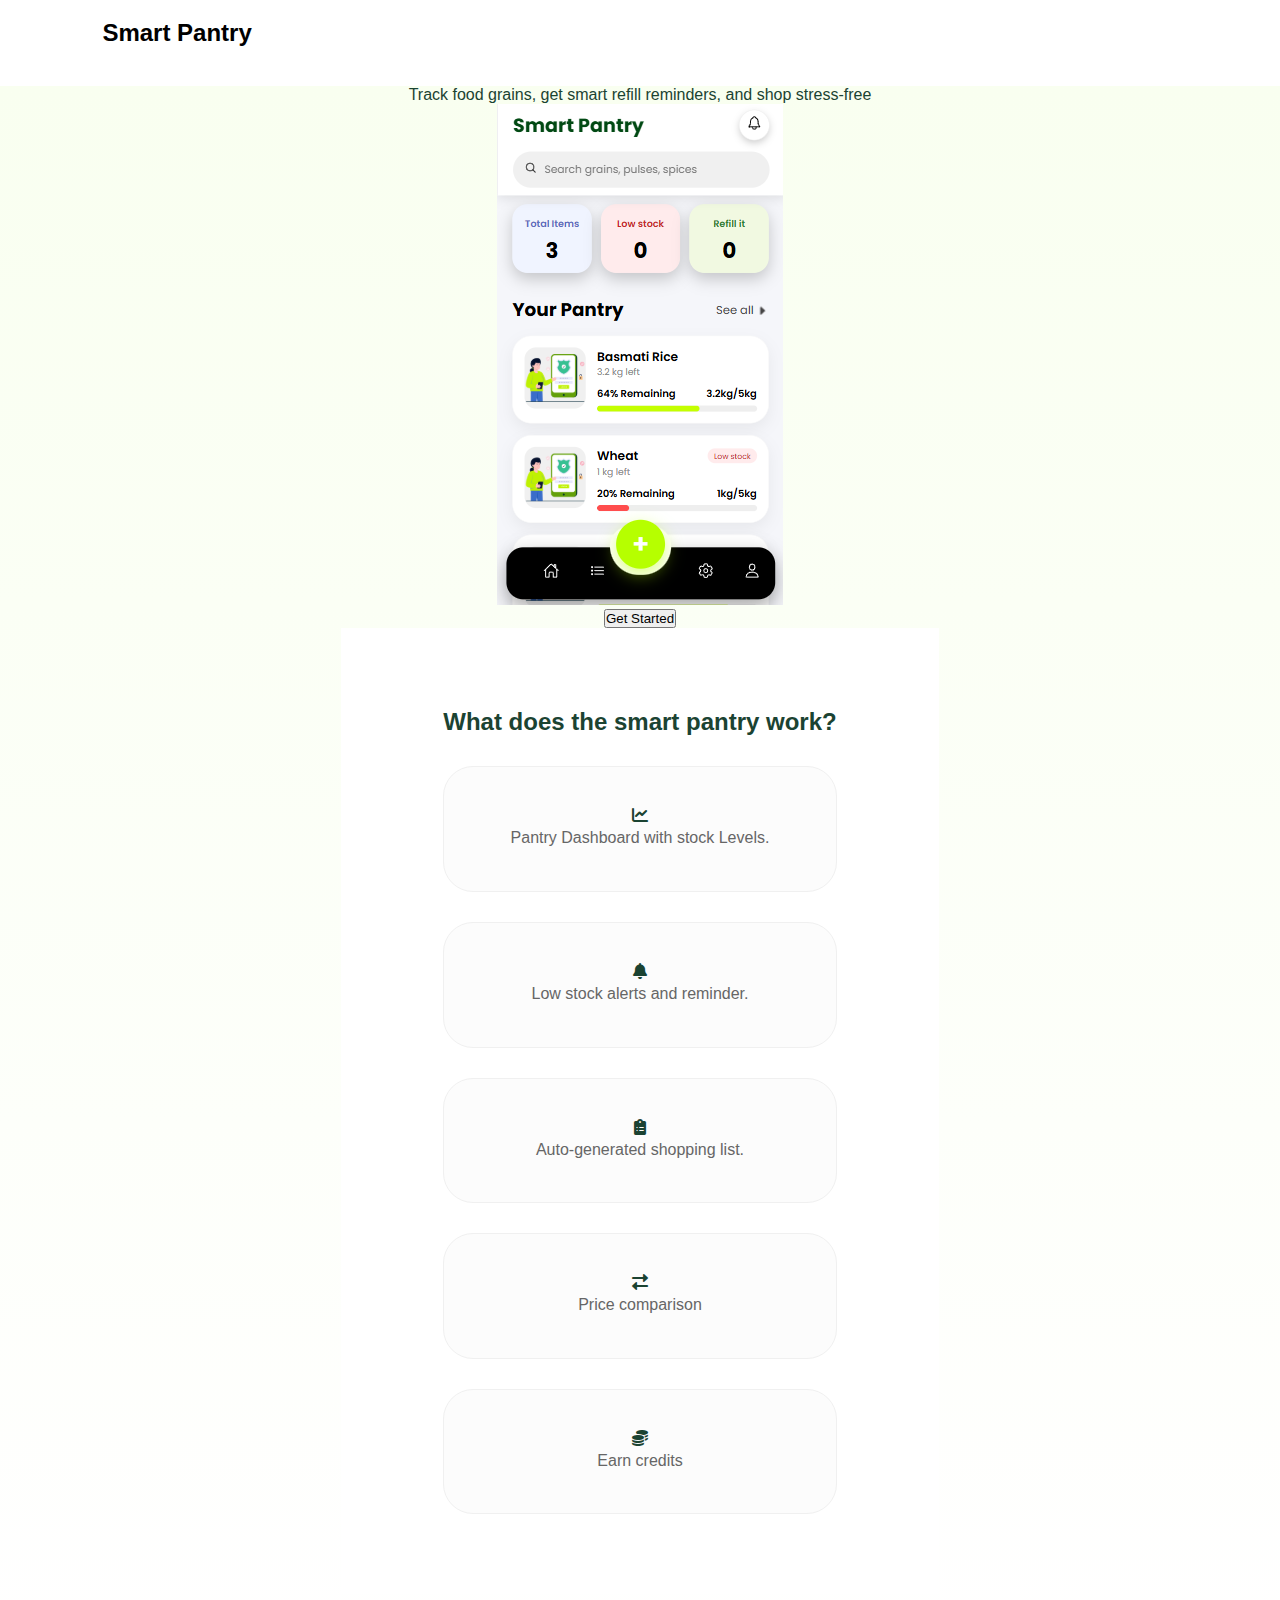
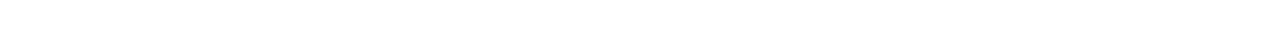
<file: index.html>
<!DOCTYPE html>
<html lang="en">
<head>
    <meta charset="UTF-8">
    <meta name="viewport" content="width=device-width, initial-scale=1.0">
    <title>Smart Pantry - Home</title>
    <link rel="stylesheet" href="/css/index.css">
    <link rel="stylesheet" href="https://cdnjs.cloudflare.com/ajax/libs/font-awesome/6.0.0/css/all.min.css">
</head>
<body>

    <header class="navbar">
        <h1 class="logo">Smart Pantry</h1>
    </header>

    <main class="hero">
        <p class="tagline">Track food grains, get smart refill reminders, and shop stress-free</p>
        
        <div class="phone-mockup">
            <img src="/assets/images/phone-mockup.png" alt="Smart Pantry App Interface">
        </div>
<a href="/pages/auth/login.html">
        <button class="btn-get-started" >Get Started</button>
</a>
        <section class="features">
            <h2>What does the smart pantry work?</h2>
            
            <div class="feature-card">
                <i class="fas fa-chart-line"></i>
                <p>Pantry Dashboard with stock Levels.</p>
            </div>

            <div class="feature-card">
                <i class="fas fa-bell"></i>
                <p>Low stock alerts and reminder.</p>
            </div>

            <div class="feature-card">
                <i class="fas fa-clipboard-list"></i>
                <p>Auto-generated shopping list.</p>
            </div>

            <div class="feature-card">
                <i class="fas fa-exchange-alt"></i>
                <p>Price comparison</p>
            </div>

            <div class="feature-card">
                <i class="fas fa-coins"></i>
                <p>Earn credits</p>
            </div>
        </section>
    </main>

</body>
</html>
</file>
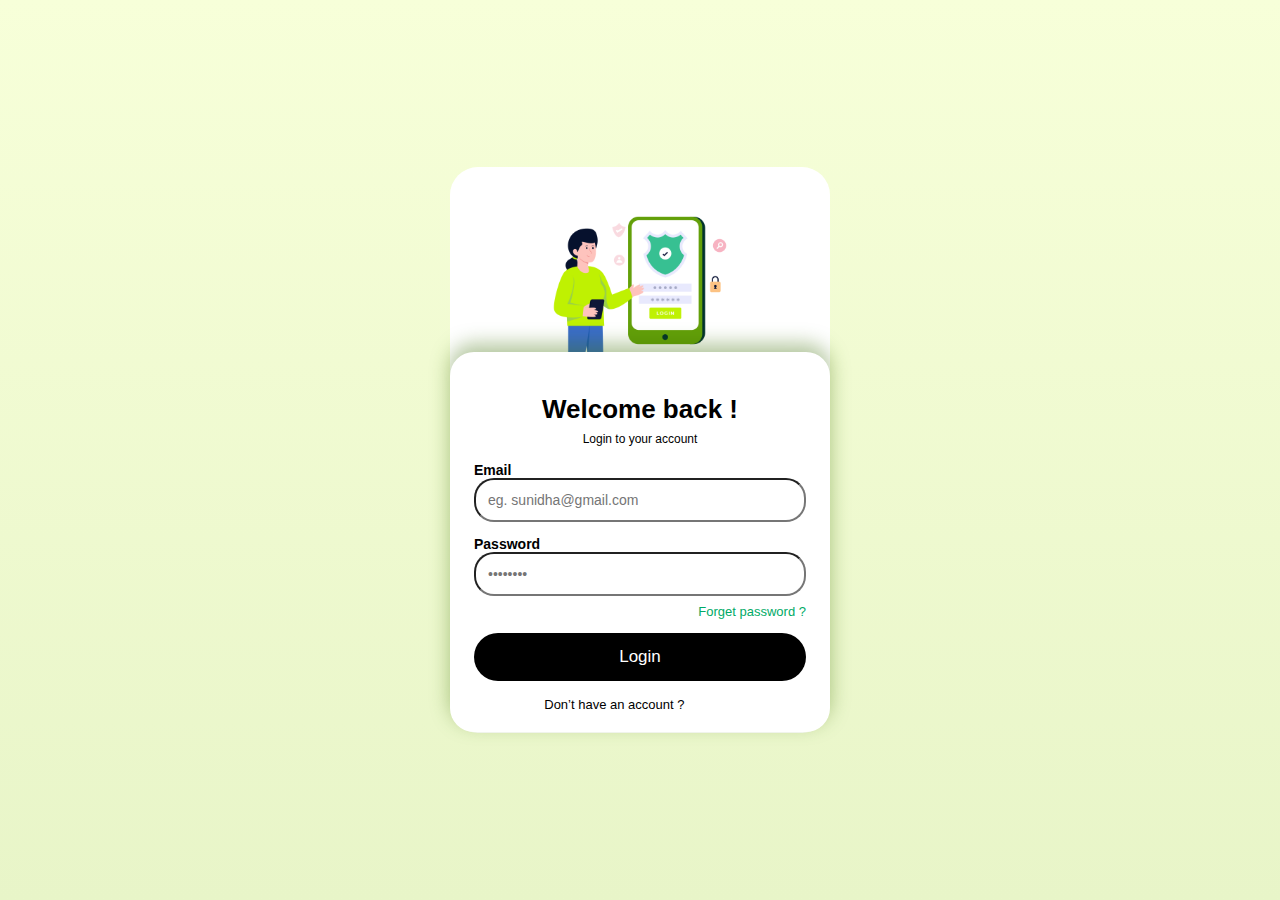
<file: pages/auth/login.html>
<!DOCTYPE html>
<html lang="en">
<head>
 <meta name="viewport" content="width=device-width, initial-scale=1.0">
  <title>Login</title>
  <link rel="stylesheet" href="../../css/auth.css" />
</head>
<body>

<div class="container fade-in">
    <div class="illustration">
  <img src="../../assets/images/illustration.png" alt="auth">
</div><div class="box"></div>
  <h1>Welcome back !</h1>
  <p class="subtitle">Login to your account</p>

  <label>Email</label>
  <input type="email" id="email" placeholder="eg. sunidha@gmail.com" />

  <label>Password</label>
  <div class="password-box">
    <input type="password" id="password" placeholder="••••••••" />
    <span class="eye">👁️</span>
  </div>

  <a class="forgot" href="../../pages/auth/forgot-password.html">Forget password ?</a>

  <button class="btn"><a href="pages/home/home.html">Login</a></button>

  <p class="switch">
    Don’t have an account ?
    <span><a href="../../pages/auth/signup.html">Sign up</a></span>
  </p>
</div>

<script src="../../js/auth/login.js"></script>
</body>
</html>
</file>
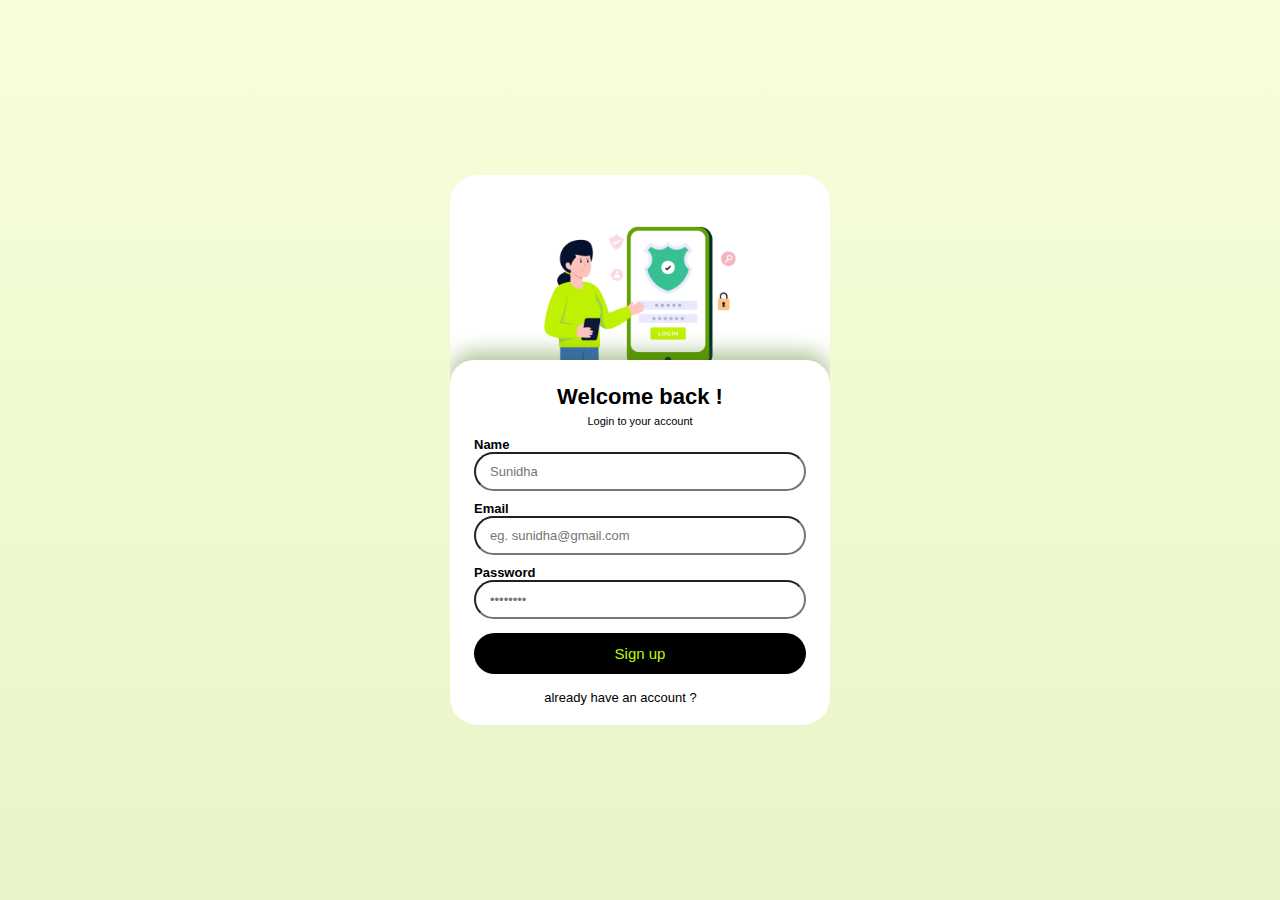
<file: pages/auth/signup.html>
<!DOCTYPE html>
<html lang="en">
<head>
  <meta name="viewport" content="width=device-width, initial-scale=1.0">
  <title>Signup</title>
  <link rel="stylesheet" href="../../css/auth.css" />
</head>
<body>

<div class="container fade-in signup-container">

    <div class="illustration">
  <img src="../../assets/images/illustration.png" alt="auth">
</div>
<div class="box"></div>
  <h1>Welcome back !</h1>
  <p class="subtitle">Login to your account</p>

  <label>Name</label>
  <input type="text" id="name" placeholder="Sunidha" />

  <label>Email</label>
  <input type="email" id="email" placeholder="eg. sunidha@gmail.com" />

  <label>Password</label>
  <div class="password-box">
    <input type="password"  id="password"placeholder="••••••••" />
    <span class="eye">👁️</span>
  </div>
  <button class="btn" id="signupBtn" onclick="handleSignup()">Sign up</button>

  <p class="switch">
    already have an account ?
    <span><a href="../../pages/auth/login.html">Login</a></span>
  </p>
</div>

<script src="../../js/auth/signup.js"></script>
</body>
</html>
</file>
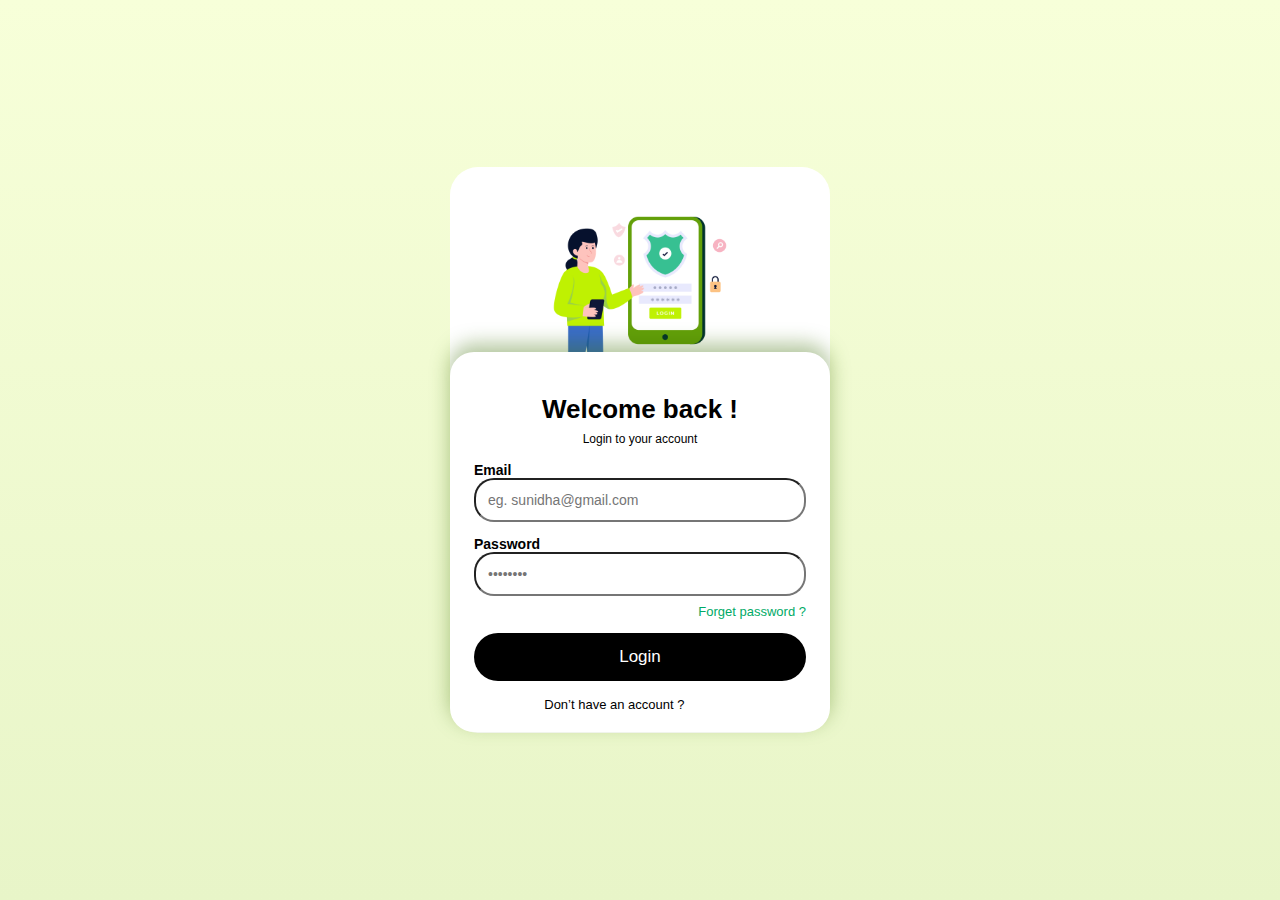
<file: pages/grain/grain-list.html>
<!DOCTYPE html>
<html lang="en">
<head>
    <meta charset="UTF-8">
    <meta name="viewport" content="width=device-width, initial-scale=1.0, maximum-scale=1.0, user-scalable=no">
    <title>Smart Pantry - My Grains</title>
    <link rel="stylesheet" href="../../css/grain-list.css">
    <link href="https://fonts.googleapis.com/css2?family=Poppins:wght@400;500;600;700&display=swap" rel="stylesheet">
</head>
<body>
    <div class="app-viewport" id="listView">
        <header class="top-nav">
            <button class="back-btn" onclick="history.back()">
                <svg width="24" height="24" viewBox="0 0 24 24" fill="none" stroke="black" stroke-width="2.5"><polyline points="15 18 9 12 15 6"></polyline></svg>
            </button>
            <h1>Grain Inventory</h1>
            <div class="header-right">
                <span class="total-count" id="totalCount">0 Items</span>
            </div>
        </header>

        <main class="content">
            <div class="inventory-header">
                <span class="col-name">Grain Name</span>
                <span class="col-qty">Quantity / Detail</span>
            </div>
            <div class="list-wrapper" id="inventoryList">
                </div>
        </main>

        <footer class="bottom-stats">
            <div class="stat-box">
                <span class="stat-label">Stock Value</span>
                <span class="stat-val">Healthy</span>
            </div>
            <button class="add-new-btn"><a href="../../pages/onboarding/add-grain.html">+ Add Grain</a></button>
        </footer>
    </div>

    <div class="app-viewport hidden" id="detailView">
        </div>

    <script src="../../js/grain/grain-list.js"></script>
</body>
</html>
</file>
<file: css/index.css>
* {
    box-sizing: border-box;
    margin: 0;
    padding: 0;
    font-family: 'Poppins', sans-serif;
}

body {
    background: #ffffff;
    color: #1b4332;
    overflow-x: hidden;
}

/* Navbar */
.navbar {
    display: flex;
    justify-content: space-between;
    align-items: center;
    padding: 20px 8%;
    width: 100%;
}

.logo {
    font-size: 24px;
    font-weight: 800;
    color: #000;
}

.logo span {
    color: #76c000; /* Theme Green */
}

.nav-login {
    background: transparent;
    border: 2px solid #000;
    padding: 8px 25px;
    border-radius: 30px;
    font-weight: 600;
    cursor: pointer;
    transition: 0.3s;
}

.nav-login:hover {
    background: #000;
    color: #b6ff00;
}

/* Hero Section */
.hero {
    min-height: 90vh;
    display: flex;
    flex-direction: column;
    align-items: center;
    text-align: center;
    background: linear-gradient(180deg, #f9fff0 0%, #ffffff 100%);
    padding-bottom: 50px;
}

.hero-content {
    max-width: 800px;
    padding: 60px 20px;
}

h1 {
    font-size: clamp(32px, 5vw, 64px);
    line-height: 1.1;
    margin-bottom: 20px;
    color: #000;
}

.highlight {
    color: #76c000;
}

.hero-content p {
    font-size: 18px;
    color: #555;
    margin-bottom: 30px;
}

.cta-btn {
    background: #000;
    color: #b6ff00;
    padding: 18px 45px;
    font-size: 18px;
    font-weight: 700;
    border: none;
    border-radius: 50px;
    cursor: pointer;
    box-shadow: 0 10px 20px rgba(0,0,0,0.1);
    transition: transform 0.2s;
}

.cta-btn:hover {
    transform: scale(1.05);
}

.hero-image img {
    max-width: 90%;
    height: auto;
    border-radius: 20px;
}

/* Features */
.features {
    display: grid;
    grid-template-columns: repeat(auto-fit, minmax(300px, 1fr));
    gap: 30px;
    padding: 80px 8%;
    background: #fff;
}

.feature-card {
    padding: 40px;
    background: #fcfcfc;
    border-radius: 30px;
    border: 1px solid #f0f0f0;
    transition: 0.3s;
}

.feature-card:hover {
    box-shadow: 0 20px 40px rgba(0,0,0,0.05);
    transform: translateY(-10px);
}

.f-icon {
    font-size: 40px;
    margin-bottom: 20px;
}

.feature-card h3 {
    margin-bottom: 15px;
    font-size: 22px;
}

.feature-card p {
    color: #666;
    line-height: 1.6;
}

/* Footer */
.footer {
    text-align: center;
    padding: 40px;
    font-size: 14px;
    color: #999;
}

/* Responsive Desktop */
@media (min-width: 1024px) {
    .hero-content {
        padding-top: 100px;
    }
    .hero-image img {
        max-width: 600px;
    }
}
a{
  list-style-type: none;
  text-decoration: none;
  color:white;
}
</file>
<file: css/auth.css>
* {
  box-sizing: border-box;
  font-family: "Poppins", sans-serif;
}
body {
  margin: 0;
  height: 100vh;
  overflow: hidden;   /* 👈 scrolling band */
  background: linear-gradient(#f7ffd9, #e8f5c8);
  display: flex;
  justify-content: center;
  align-items: center;
}
h1,
.subtitle,
label,
input,
.btn,
.switch,.forgot {
  position: relative;
  z-index: 2;        /* ensures text is above .box */
}

/* ---------- Main Card ---------- */
.container {
  width: 100%;
  max-width: 380px;
  background: #ffffff;
  border-radius: 28px;
  padding: 30px 24px 8px;
  position: relative; /* REQUIRED */
  z-index: 2;
}
.box {
  width: 100%;
  height: 380px;
  background: #ffffff;
  border-radius: 24px;

  position: absolute;
  top: 185px;        /* controls vertical position */
  left: 0;
box-shadow: 0 -8px 20px rgba(59, 110, 5, 0.4);
  z-index: 1;        /* BELOW text, ABOVE background */
}

/* ---------- Illustration ---------- */
.illustration {
  display: flex;
  justify-content: center;
  
}
.illustration img {
  width: 70%;
  max-height: 180px;   
  object-fit: contain;
}

/* ---------- Text ---------- */
h1 {
    text-align: center;
  font-size: 26px;
}

.subtitle {
  font-size: 12px;
  margin-bottom: 16px;
  margin-top: -10px;
  text-align: center;
}

input {
  padding: 12px;
  font-size: 14px;
  border-radius: 20px;
  width: 100%;
}

.btn {
  padding: 13px;
  font-size: 16px;
}

label {
  font-weight: 600;
  margin-top: 14px;
  display: block;
  font-size: 14px;
}

.password-box {
  position: relative;
}

.eye {
  position: absolute;
  right: 15px;
  top: 50%;
  transform: translateY(-50%);
  cursor: pointer;
}

/* ---------- Extras ---------- */
.forgot {
  display: block;
  text-align: right;
  color: #0a6;
  font-size: 13px;
  margin-top: 8px;
}

.checkbox {
  display: flex;
  align-items: center;
  gap: 8px;
  margin: 16px 0;
  font-size: 13px;
}

/* ---------- Button ---------- */
.btn {
  width: 100%;
  padding: 14px;
  border: none;
  border-radius: 26px;
  background: black;
  color: #b6ff00;
  font-size: 17px;
  cursor: pointer;
  margin-top: 14px;
}

/* ---------- Switch ---------- */
.switch {
  text-align: center;
  margin-top: 16px;
  font-size: 13px;
}

.switch span {
  color: #0a6;
  font-weight: 600;
  cursor: pointer;
}

/* ---------- Animation ---------- */
@keyframes slideUp {
  from {
    opacity: 0;
    transform: translateY(30px);
  }
  to {
    opacity: 1;
    transform: translateY(0);
  }
}

.fade-out {
  animation: fadeOut 0.4s forwards;
}

@keyframes fadeOut {
  to {
    opacity: 0;
    transform: translateY(-15px);
  }
}
.signup-container {
  height: 550px;
  max-height: 680px;
  overflow: hidden; /* 🚫 no scroll */
}
.signup-container .illustration img {
  width: 60%;
  max-height: 200px;
}
.signup-container h1 {
  font-size: 22px;
  margin-top: -20px;
}
.signup-container .box{
  height: 366px;
}
.signup-container .subtitle {
  font-size: 11px;
  margin-bottom: 10px;
}

.signup-container label {
  font-size: 13px;
  margin-top: 10px;
}

.signup-container input {
  padding: 10px 14px;
  font-size: 13px;
}

.signup-container .btn {
  padding: 12px;
  font-size: 15px;
}
.signup-container .overlay-box {
  top: 135px;
  height: 120px;
}
@media (max-width: 480px) {
  body {
    display: block;        /* Stop centering horizontally/vertically */
    overflow-y: auto;      /* Allow scrolling if content is tall */
    background: #ffffff;   /* Match body to container for full-screen effect */
    height: auto;
  }
.box{
  height:440px;
}
  .container {
    width: 100%;           /* Fill screen width */
    max-width: 100%;       /* Remove the 380px limit */
    min-height: 100vh;     /* Fill screen height */
    border-radius: 0;      /* Sharp corners look more like an app on mobile */
    padding: 20px;         /* Give content some breathing room from edges */
    margin: 0;
    box-shadow: none;      /* Remove shadow so it doesn't look like a 'floating card' */
  }

  .illustration img {
    width: 90%;            /* Make image larger on mobile */
    max-height: 220px;
    margin: 0 auto;
    display: block;
  }
  
  h1 {
    font-size: 28px;       /* Make text clear and legible */
    margin-top: -20px;
  }

  /* Make inputs easier to tap with thumbs */
  input {
    height: 50px;
    font-size: 16px;       /* Prevents iOS from auto-zooming on focus */
  }
}
a{
  list-style-type: none;
  text-decoration: none;
  color: white;
}
</file>
<file: css/grain-list.css>
* {
    box-sizing: border-box;
    margin: 0;
    padding: 0;
    font-family: 'Poppins', sans-serif;
}

html, body {
    height: 100%;
    width: 100%;
    background-color: #f9fff0;
}

.app-viewport {
    display: flex;
    flex-direction: column;
    height: 100vh;
    width: 100%;
}

/* Header */
.top-nav {
    display: flex;
    align-items: center;
    padding: 15px 5%;
    background: #fff;
    border-bottom: 1px solid #e0eec0;
    flex-shrink: 0;
}

.top-nav h1 {
    flex: 1;
    text-align: center;
    font-size: 18px;
    font-weight: 600;
}

.total-count {
    font-size: 12px;
    background: #000;
    color: #b6ff00;
    padding: 4px 10px;
    border-radius: 20px;
}

.back-btn { background: none; border: none; cursor: pointer; }

/* Inventory List Section */
.content {
    flex: 1;
    display: flex;
    flex-direction: column;
    padding: 20px 5%;
    margin-top: 50px;
}

.inventory-header {
    display: flex;
    justify-content: space-between;
    padding: 10px 20px;
    background: #1b4332;
    color: white;
    border-radius: 12px 12px 0 0;
    font-size: 13px;
    font-weight: 600;
    text-transform: uppercase;
    letter-spacing: 1px;
}

.list-wrapper {
    flex: 1;
    background: #fff;
    border-radius: 0 0 12px 12px;
    overflow-y: scroll; /* Scrollable inside */
    box-shadow: 0 10px 30px rgba(0,0,0,0.05);
    scrollbar-width: none; /* Firefox */
    -ms-overflow-style: none; /* IE */
}

.list-wrapper::-webkit-scrollbar {
    display: none; /* Chrome/Safari */
}

.inventory-item {
    display: flex;
    justify-content: space-between;
    align-items: center;
    padding: 20px;
    border-bottom: 1px solid #f0f0f0;
}

.item-name {
    display: flex;
    align-items: center;
    gap: 12px;
}

.dot {
    width: 10px;
    height: 10px;
    border-radius: 50%;
}
.green { background: #b6ff00; }
.yellow { background: #ffcc00; }
.red { background: #ff4d4d; }

.item-name h3 {
    font-size: 16px;
    font-weight: 500;
    color: #333;
}

.item-qty {
    text-align: right;
}

.item-qty .value {
    font-size: 18px;
    font-weight: 700;
    color: #000;
}

.item-qty .unit {
    font-size: 12px;
    color: #888;
    margin-left: 4px;
}

/* Bottom Bar */
.bottom-stats {
    padding: 20px 5%;
    background: #fff;
    border-top: 1px solid #eee;
    display: flex;
    justify-content: space-between;
    align-items: center;
}

.stat-label { font-size: 11px; color: #888; display: block; }
.stat-val { font-weight: 700; color: #1b4332; }

.add-new-btn {
    background: #000;
    color: #b6ff00;
    border: none;
    padding: 12px 25px;
    border-radius: 30px;
    font-weight: 600;
    cursor: pointer;
}

/* Desktop Responsive */
@media (min-width: 1024px) {
    .content {
        padding: 40px 15%; /* Full width but centered for readability */
    }
    .inventory-item:hover {
        background: #f9fff0;
    }
}
a{
  list-style-type: none;
  text-decoration: none;
  color: white;
}

.inventory-item {
    display: flex;
    justify-content: space-between;
    align-items: center;
    padding: 16px;
    background: white;
    border-radius: 12px;
    margin-bottom: 10px;
}

.item-actions {
    display: flex;
    flex-direction: column;
    align-items: flex-end;
    gap: 8px;
}

.product-detail-btn {
    background: #b6ff00; /* Neon Green */
    color: #1b4332;      /* Deep Green */
    border: none;
    padding: 6px 10px;
    border-radius: 6px;
    font-size: 10px;
    font-weight: 700;
    text-transform: uppercase;
    cursor: pointer;
}

.hidden { display: none !important; }

/* Detail View Overlay Styles */
.view {
    position: fixed;
    top: 0;
    left: 0;
    width: 100%;
    height: 100%;
    background: #f4f4f4;
    z-index: 100;
    overflow-y: auto;
}
/* Toggle visibility */
.hidden { display: none !important; }

/* Detail Button in the list */
.detail-trigger-btn {
    background: #000;
    color: #b6ff00;
    border: none;
    padding: 5px 10px;
    border-radius: 8px;
    font-size: 10px;
    font-weight: 700;
    margin-top: 5px;
    cursor: pointer;
}

/* Detail Page specific layout */
.detail-card-container { padding: 20px; text-align: center; }
.usage-chart {
    width: 180px;
    height: 180px;
    border-radius: 50%;
    border: 12px solid #eee;
    border-top-color: #b6ff00; /* Neon Green */
    margin: 50px auto 30px auto;
    display: flex;
    flex-direction: column;
    align-items: center;
    justify-content: center;
    margin-top: 30px;
}

.usage-chart span { font-size: 32px; font-weight: 800; }

.stats-grid-dynamic {
    display: grid;
    grid-template-columns: 1fr 1fr;
    gap: 15px;
    margin-top: 20px;
}

.stat-item {
    background: #f1f1f1;
    padding: 15px;
    border-radius: 20px;
}
.hidden { display: none !important; }

/* Detail Page specific styling */
.detail-container { padding: 20px; text-align: center;
margin-top: 50px;
 }

.usage-circle {
    width: 200px; height: 200px;
    border-radius: 50%;
    border: 1px solid #e0e0e0;
    margin:70px auto 20px auto;
    display: flex; flex-direction: column;
    align-items: center; justify-content: center;
    box-shadow: 0 4px 15px rgba(0,0,0,0.05);
}

.usage-circle span { font-size: 32px; font-weight: 800; }

.stats-grid {
    display: grid; grid-template-columns: 1fr 1fr;
    gap: 15px; margin-bottom: 20px;
    margin-left: 20px;
margin-right: 20px;
}

.stat-card {
    background: #e9e9e9; border-radius: 20px; padding: 15px;
}

.stat-label { color: #666; font-size: 14px; margin-bottom: 8px; display: block; }
.stat-value { font-size: 24px; font-weight: 700; margin-bottom: 5px; }

.info-row {
    background: white; border-radius: 15px; padding: 15px;
    margin-bottom: 10px; display: flex; justify-content: space-between;
    box-shadow: 0 2px 10px rgba(0,0,0,0.05);margin-left: 20px;
margin-right: 20px;
}

.detail-btn {
    width: 100%; padding: 16px; border-radius: 25px; border: none;
    font-weight: 700; margin-top: 10px; cursor: pointer;
}
.top-nav{position: fixed;
width: 100%;}
.btn-edit { background: #000; color: #b6ff00; }
.btn-refill { background: #e9e9e9; color: #000; }
</file>
